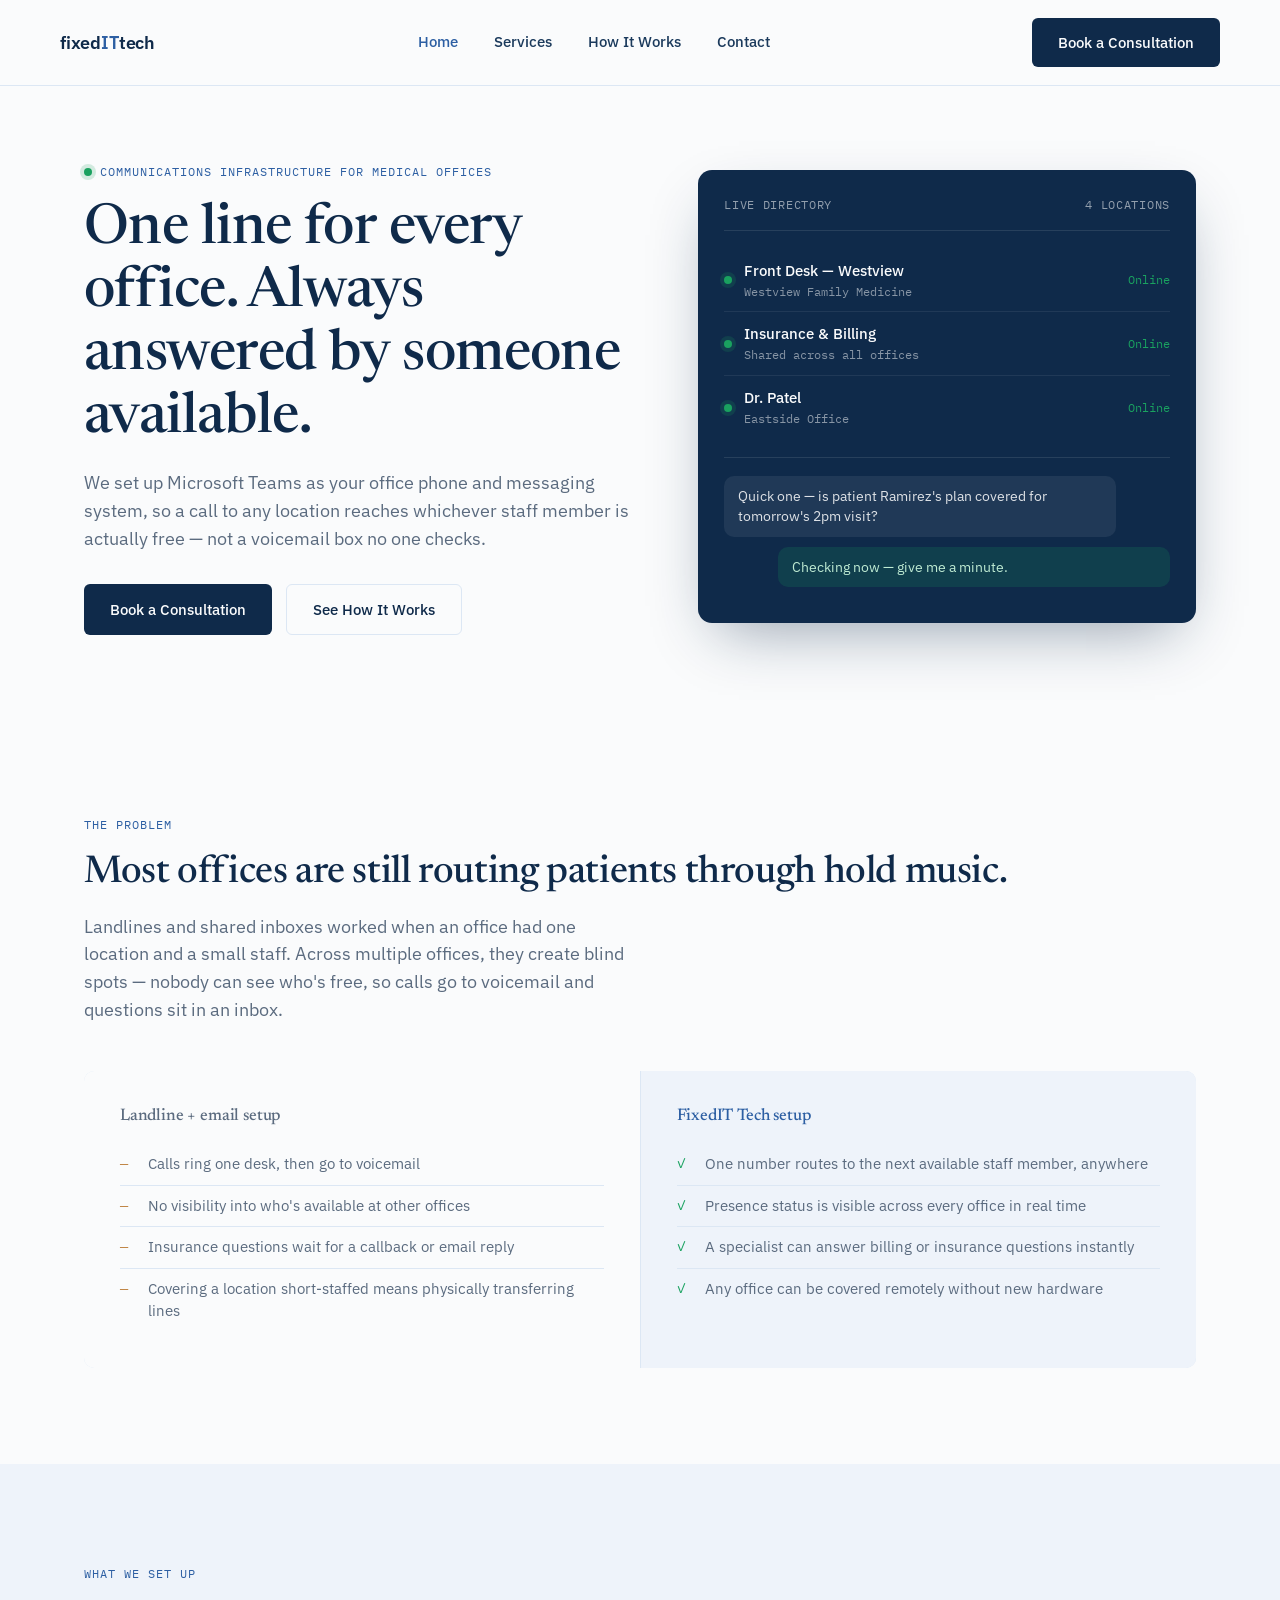
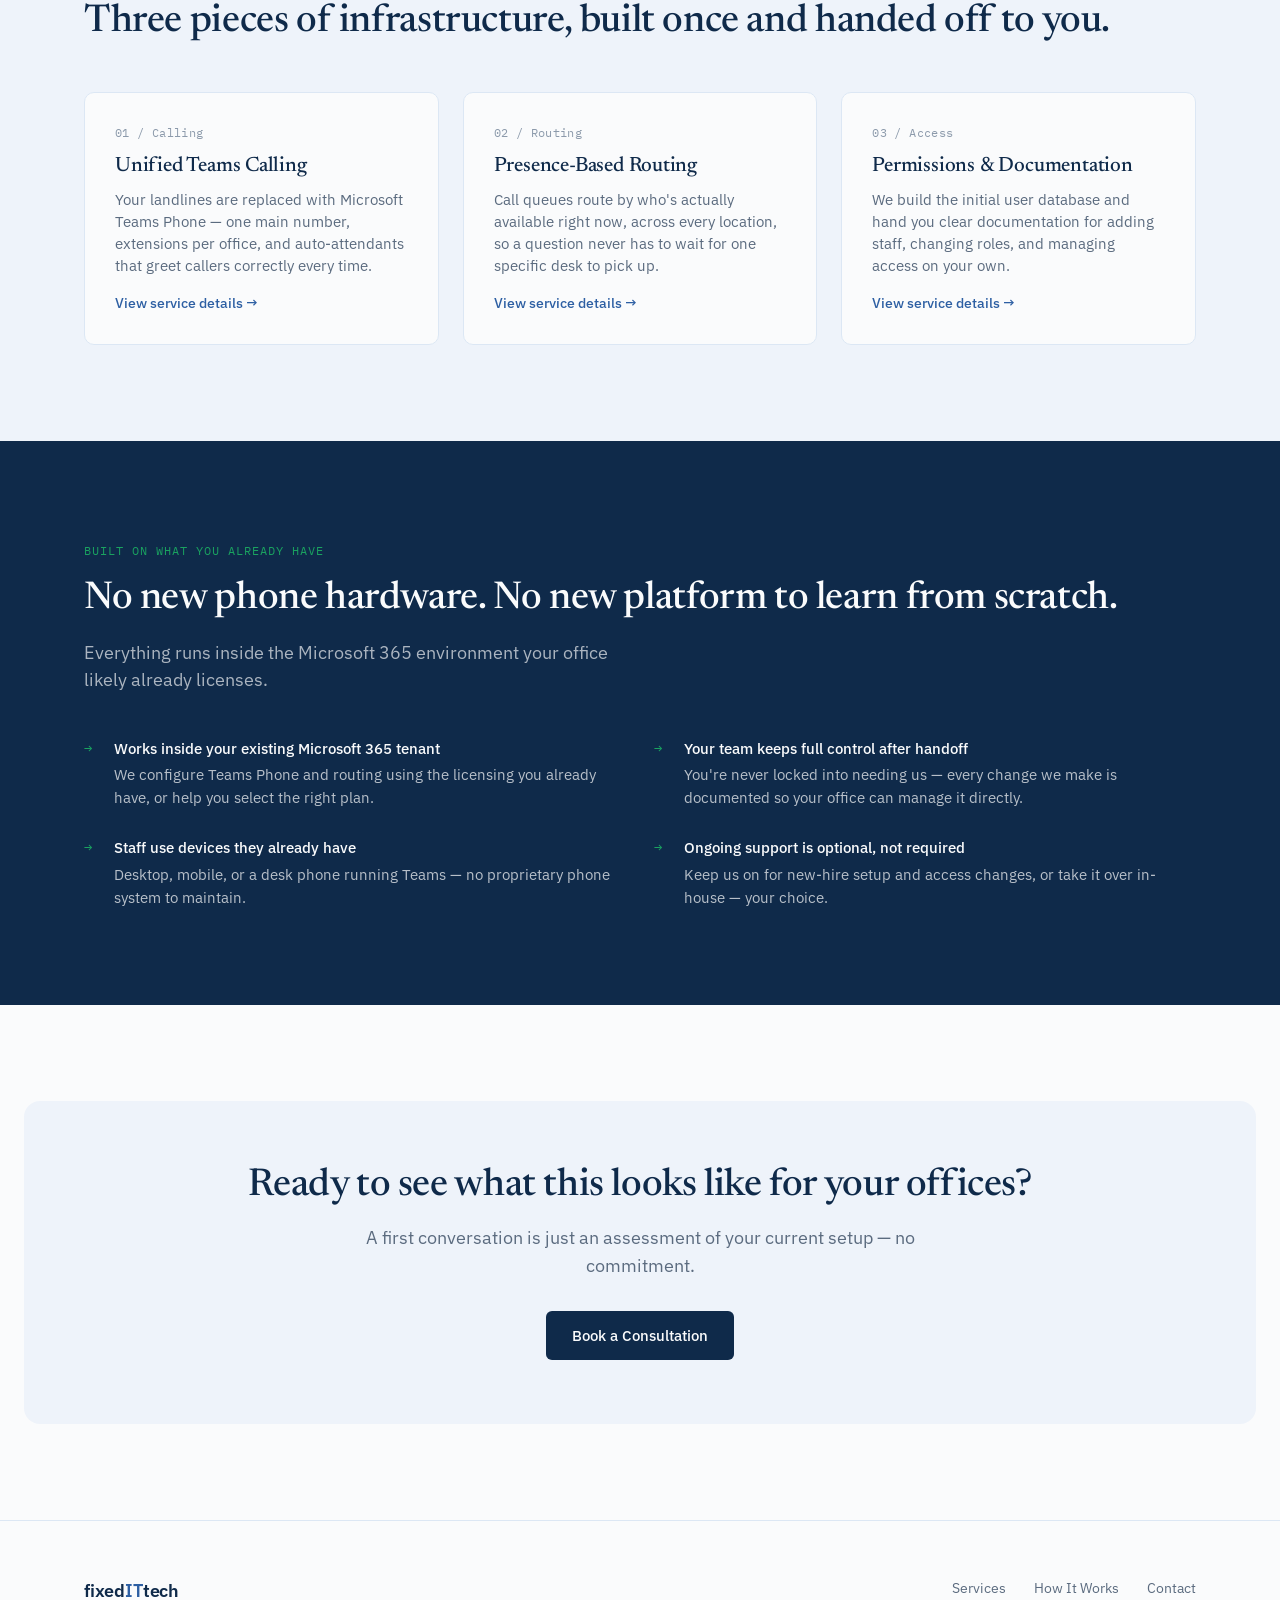
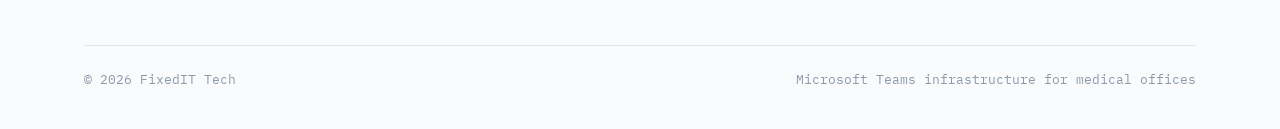
<file: index.html>
<!DOCTYPE html>
<html lang="en">
<head>
<meta charset="UTF-8">
<meta name="viewport" content="width=device-width, initial-scale=1.0">
<title>FixedIT Tech — Microsoft Teams communications for medical offices</title>
<meta name="description" content="FixedIT Tech sets up Microsoft Teams calling, presence-based routing, and managed permissions so medical offices can replace outdated phone and email systems with real-time, cross-location communication.">
<link rel="stylesheet" href="css/styles.css">
</head>
<body>

<header class="site-nav">
  <div class="wrap nav-inner">
    <a href="index.html" class="logo">fixed<span class="accent">IT</span>tech</a>
    <nav class="nav-links">
      <a href="index.html" class="current">Home</a>
      <a href="services.html">Services</a>
      <a href="how-it-works.html">How It Works</a>
      <a href="contact.html">Contact</a>
    </nav>
    <div class="nav-cta">
      <a href="contact.html" class="btn btn-primary">Book a Consultation</a>
      <button class="nav-toggle" aria-label="Toggle menu"><span></span><span></span><span></span></button>
    </div>
  </div>
</header>

<section class="hero">
  <div class="wrap hero-grid">
    <div>
      <span class="eyebrow"><span class="dot"></span> Communications infrastructure for medical offices</span>
      <h1>One line for every office. Always answered by someone available.</h1>
      <p class="lede">We set up Microsoft Teams as your office phone and messaging system, so a call to any location reaches whichever staff member is actually free — not a voicemail box no one checks.</p>
      <div class="btn-row">
        <a href="contact.html" class="btn btn-primary">Book a Consultation</a>
        <a href="how-it-works.html" class="btn btn-ghost">See How It Works</a>
      </div>
    </div>

    <div class="presence-panel reveal">
      <div class="presence-panel-head">
        <span>Live directory</span>
        <span>4 locations</span>
      </div>
      <div class="presence-row">
        <span class="dot"></span>
        <div class="presence-info">
          <div class="presence-name">Front Desk — Westview</div>
          <div class="presence-loc">Westview Family Medicine</div>
        </div>
        <span class="presence-status">Online</span>
      </div>
      <div class="presence-row">
        <span class="dot"></span>
        <div class="presence-info">
          <div class="presence-name">Insurance &amp; Billing</div>
          <div class="presence-loc">Shared across all offices</div>
        </div>
        <span class="presence-status">Online</span>
      </div>
      <div class="presence-row">
        <span class="dot"></span>
        <div class="presence-info">
          <div class="presence-name">Dr. Patel</div>
          <div class="presence-loc">Eastside Office</div>
        </div>
        <span class="presence-status">Online</span>
      </div>
      <div class="panel-chat">
        <div class="bubble">Quick one — is patient Ramirez's plan covered for tomorrow's 2pm visit?</div>
        <div class="bubble reply">Checking now — give me a minute.</div>
      </div>
    </div>
  </div>
</section>

<section>
  <div class="wrap reveal">
    <span class="eyebrow">The problem</span>
    <h2>Most offices are still routing patients through hold music.</h2>
    <p class="lede">Landlines and shared inboxes worked when an office had one location and a small staff. Across multiple offices, they create blind spots — nobody can see who's free, so calls go to voicemail and questions sit in an inbox.</p>

    <div class="split-compare">
      <div class="compare-col is-before">
        <h4 class="before-label">Landline + email setup</h4>
        <ul class="compare-list">
          <li><span class="mark">―</span> Calls ring one desk, then go to voicemail</li>
          <li><span class="mark">―</span> No visibility into who's available at other offices</li>
          <li><span class="mark">―</span> Insurance questions wait for a callback or email reply</li>
          <li><span class="mark">―</span> Covering a location short-staffed means physically transferring lines</li>
        </ul>
      </div>
      <div class="compare-col is-after">
        <h4 class="after-label">FixedIT Tech setup</h4>
        <ul class="compare-list">
          <li><span class="mark">✓</span> One number routes to the next available staff member, anywhere</li>
          <li><span class="mark">✓</span> Presence status is visible across every office in real time</li>
          <li><span class="mark">✓</span> A specialist can answer billing or insurance questions instantly</li>
          <li><span class="mark">✓</span> Any office can be covered remotely without new hardware</li>
        </ul>
      </div>
    </div>
  </div>
</section>

<section style="background: var(--pale-blue);">
  <div class="wrap reveal">
    <span class="eyebrow">What we set up</span>
    <h2>Three pieces of infrastructure, built once and handed off to you.</h2>
    <div class="pillar-grid">
      <div class="pillar-card">
        <span class="mono-label">01 / Calling</span>
        <h3>Unified Teams Calling</h3>
        <p>Your landlines are replaced with Microsoft Teams Phone — one main number, extensions per office, and auto-attendants that greet callers correctly every time.</p>
        <a href="services.html" class="more">View service details →</a>
      </div>
      <div class="pillar-card">
        <span class="mono-label">02 / Routing</span>
        <h3>Presence-Based Routing</h3>
        <p>Call queues route by who's actually available right now, across every location, so a question never has to wait for one specific desk to pick up.</p>
        <a href="services.html" class="more">View service details →</a>
      </div>
      <div class="pillar-card">
        <span class="mono-label">03 / Access</span>
        <h3>Permissions &amp; Documentation</h3>
        <p>We build the initial user database and hand you clear documentation for adding staff, changing roles, and managing access on your own.</p>
        <a href="services.html" class="more">View service details →</a>
      </div>
    </div>
  </div>
</section>

<section class="trust-strip">
  <div class="wrap reveal">
    <span class="eyebrow" style="color: var(--presence-green);">Built on what you already have</span>
    <h2>No new phone hardware. No new platform to learn from scratch.</h2>
    <p class="lede">Everything runs inside the Microsoft 365 environment your office likely already licenses.</p>
    <div class="trust-grid">
      <div class="trust-item">
        <span class="mark">→</span>
        <p><strong>Works inside your existing Microsoft 365 tenant</strong>We configure Teams Phone and routing using the licensing you already have, or help you select the right plan.</p>
      </div>
      <div class="trust-item">
        <span class="mark">→</span>
        <p><strong>Your team keeps full control after handoff</strong>You're never locked into needing us — every change we make is documented so your office can manage it directly.</p>
      </div>
      <div class="trust-item">
        <span class="mark">→</span>
        <p><strong>Staff use devices they already have</strong>Desktop, mobile, or a desk phone running Teams — no proprietary phone system to maintain.</p>
      </div>
      <div class="trust-item">
        <span class="mark">→</span>
        <p><strong>Ongoing support is optional, not required</strong>Keep us on for new-hire setup and access changes, or take it over in-house — your choice.</p>
      </div>
    </div>
  </div>
</section>

<section>
  <div class="cta-band reveal">
    <h2>Ready to see what this looks like for your offices?</h2>
    <p class="lede" style="margin: 16px auto 0;">A first conversation is just an assessment of your current setup — no commitment.</p>
    <div class="btn-row">
      <a href="contact.html" class="btn btn-primary">Book a Consultation</a>
    </div>
  </div>
</section>

<footer>
  <div class="wrap">
    <div class="footer-inner">
      <a href="index.html" class="logo">fixed<span class="accent">IT</span>tech</a>
      <div class="footer-links">
        <a href="services.html">Services</a>
        <a href="how-it-works.html">How It Works</a>
        <a href="contact.html">Contact</a>
      </div>
    </div>
    <div class="footer-bottom">
      <span>© 2026 FixedIT Tech</span>
      <span>Microsoft Teams infrastructure for medical offices</span>
    </div>
  </div>
</footer>

<script src="js/script.js"></script>
</body>
</html>
</file>
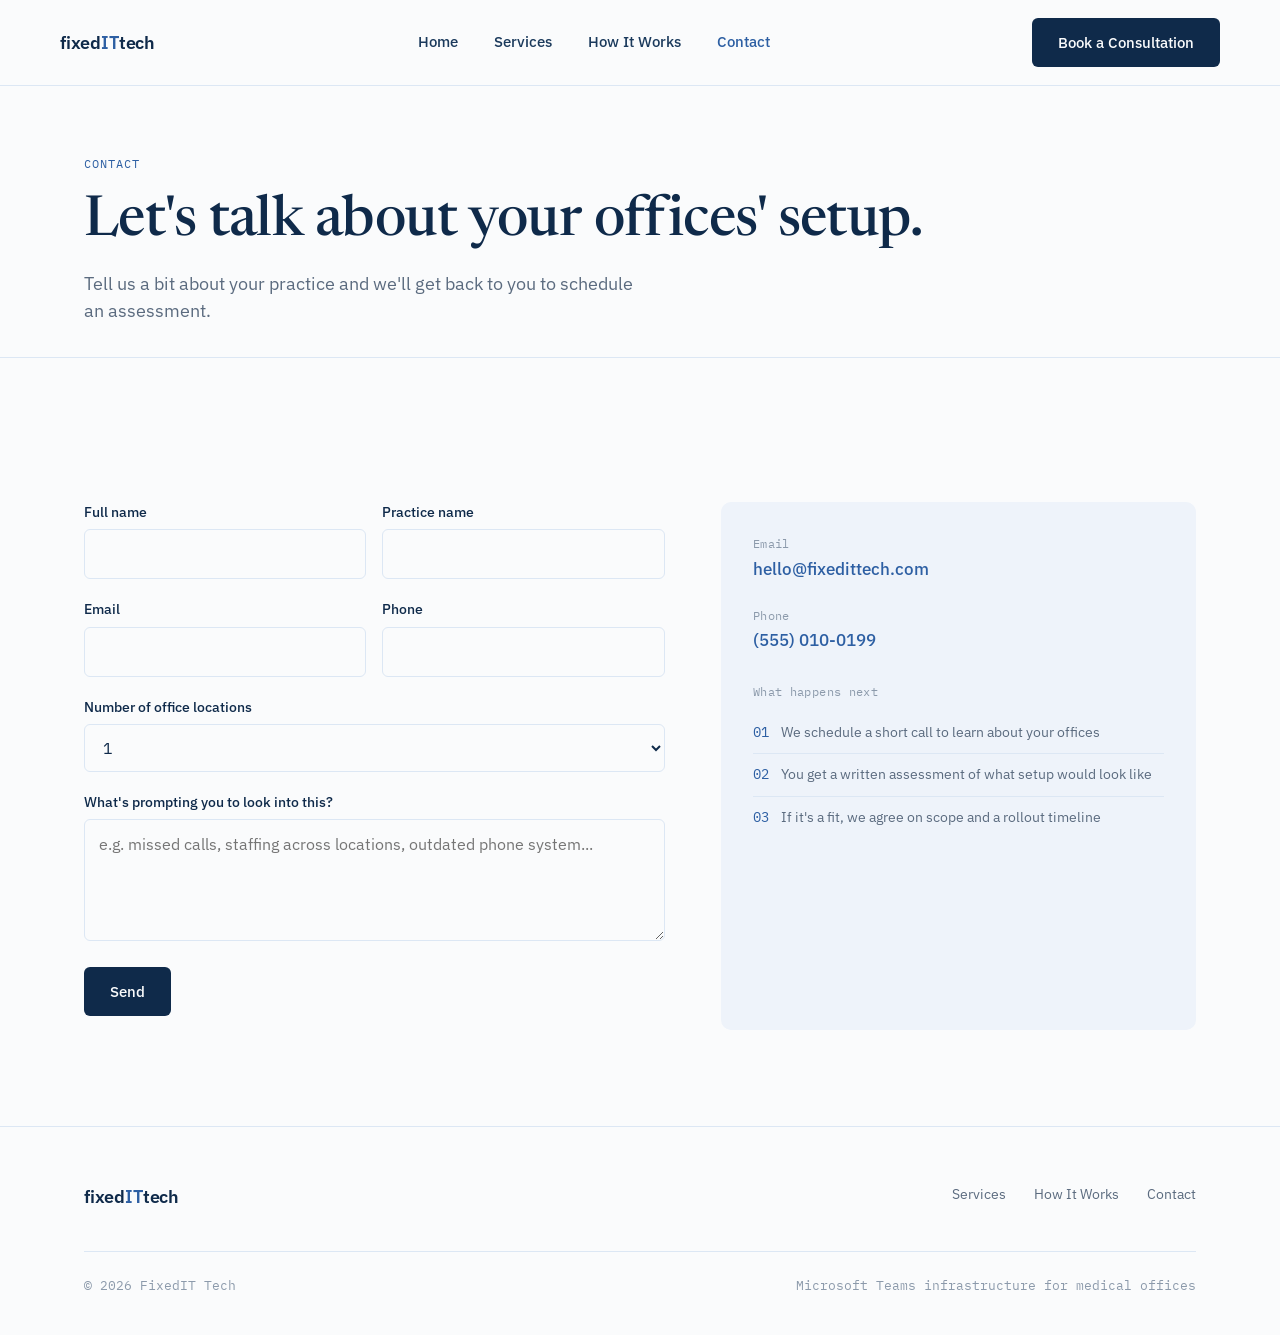
<file: contact.html>
<!DOCTYPE html>
<html lang="en">
<head>
<meta charset="UTF-8">
<meta name="viewport" content="width=device-width, initial-scale=1.0">
<title>Contact — FixedIT Tech</title>
<meta name="description" content="Get in touch with FixedIT Tech to talk about modernizing your medical office's phone and communication setup with Microsoft Teams.">
<link rel="stylesheet" href="css/styles.css">
</head>
<body>

<header class="site-nav">
  <div class="wrap nav-inner">
    <a href="index.html" class="logo">fixed<span class="accent">IT</span>tech</a>
    <nav class="nav-links">
      <a href="index.html">Home</a>
      <a href="services.html">Services</a>
      <a href="how-it-works.html">How It Works</a>
      <a href="contact.html" class="current">Contact</a>
    </nav>
    <div class="nav-cta">
      <a href="contact.html" class="btn btn-primary">Book a Consultation</a>
      <button class="nav-toggle" aria-label="Toggle menu"><span></span><span></span><span></span></button>
    </div>
  </div>
</header>

<div class="page-header">
  <div class="wrap">
    <span class="eyebrow">Contact</span>
    <h1>Let's talk about your offices' setup.</h1>
    <p class="lede">Tell us a bit about your practice and we'll get back to you to schedule an assessment.</p>
  </div>
</div>

<section>
  <div class="wrap contact-grid">

    <form id="contact-form" class="reveal">
      <div class="field-row">
        <div class="field">
          <label for="name">Full name</label>
          <input type="text" id="name" name="name" required>
        </div>
        <div class="field">
          <label for="practice">Practice name</label>
          <input type="text" id="practice" name="practice" required>
        </div>
      </div>
      <div class="field-row">
        <div class="field">
          <label for="email">Email</label>
          <input type="email" id="email" name="email" required>
        </div>
        <div class="field">
          <label for="phone">Phone</label>
          <input type="tel" id="phone" name="phone">
        </div>
      </div>
      <div class="field">
        <label for="locations">Number of office locations</label>
        <select id="locations" name="locations">
          <option>1</option>
          <option>2–3</option>
          <option>4–6</option>
          <option>7+</option>
        </select>
      </div>
      <div class="field">
        <label for="message">What's prompting you to look into this?</label>
        <textarea id="message" name="message" rows="4" placeholder="e.g. missed calls, staffing across locations, outdated phone system..."></textarea>
      </div>
      <button type="submit" class="btn btn-primary">Send</button>
      <p id="form-status" class="mono-label" style="margin-top: 14px;"></p>
    </form>

    <div class="contact-card reveal">
      <span class="mono-label">Email</span>
      <p class="contact-value"><a href="mailto:hello@fixedittech.com">hello@fixedittech.com</a></p>
      <span class="mono-label">Phone</span>
      <p class="contact-value"><a href="tel:+15550100199">(555) 010-0199</a></p>

      <span class="mono-label" style="display:block; margin-top: 28px; margin-bottom: 12px;">What happens next</span>
      <ul class="next-steps">
        <li><span class="step-mark">01</span> We schedule a short call to learn about your offices</li>
        <li><span class="step-mark">02</span> You get a written assessment of what setup would look like</li>
        <li><span class="step-mark">03</span> If it's a fit, we agree on scope and a rollout timeline</li>
      </ul>
    </div>

  </div>
</section>

<footer>
  <div class="wrap">
    <div class="footer-inner">
      <a href="index.html" class="logo">fixed<span class="accent">IT</span>tech</a>
      <div class="footer-links">
        <a href="services.html">Services</a>
        <a href="how-it-works.html">How It Works</a>
        <a href="contact.html">Contact</a>
      </div>
    </div>
    <div class="footer-bottom">
      <span>© 2026 FixedIT Tech</span>
      <span>Microsoft Teams infrastructure for medical offices</span>
    </div>
  </div>
</footer>

<script src="js/script.js"></script>
</body>
</html>
</file>
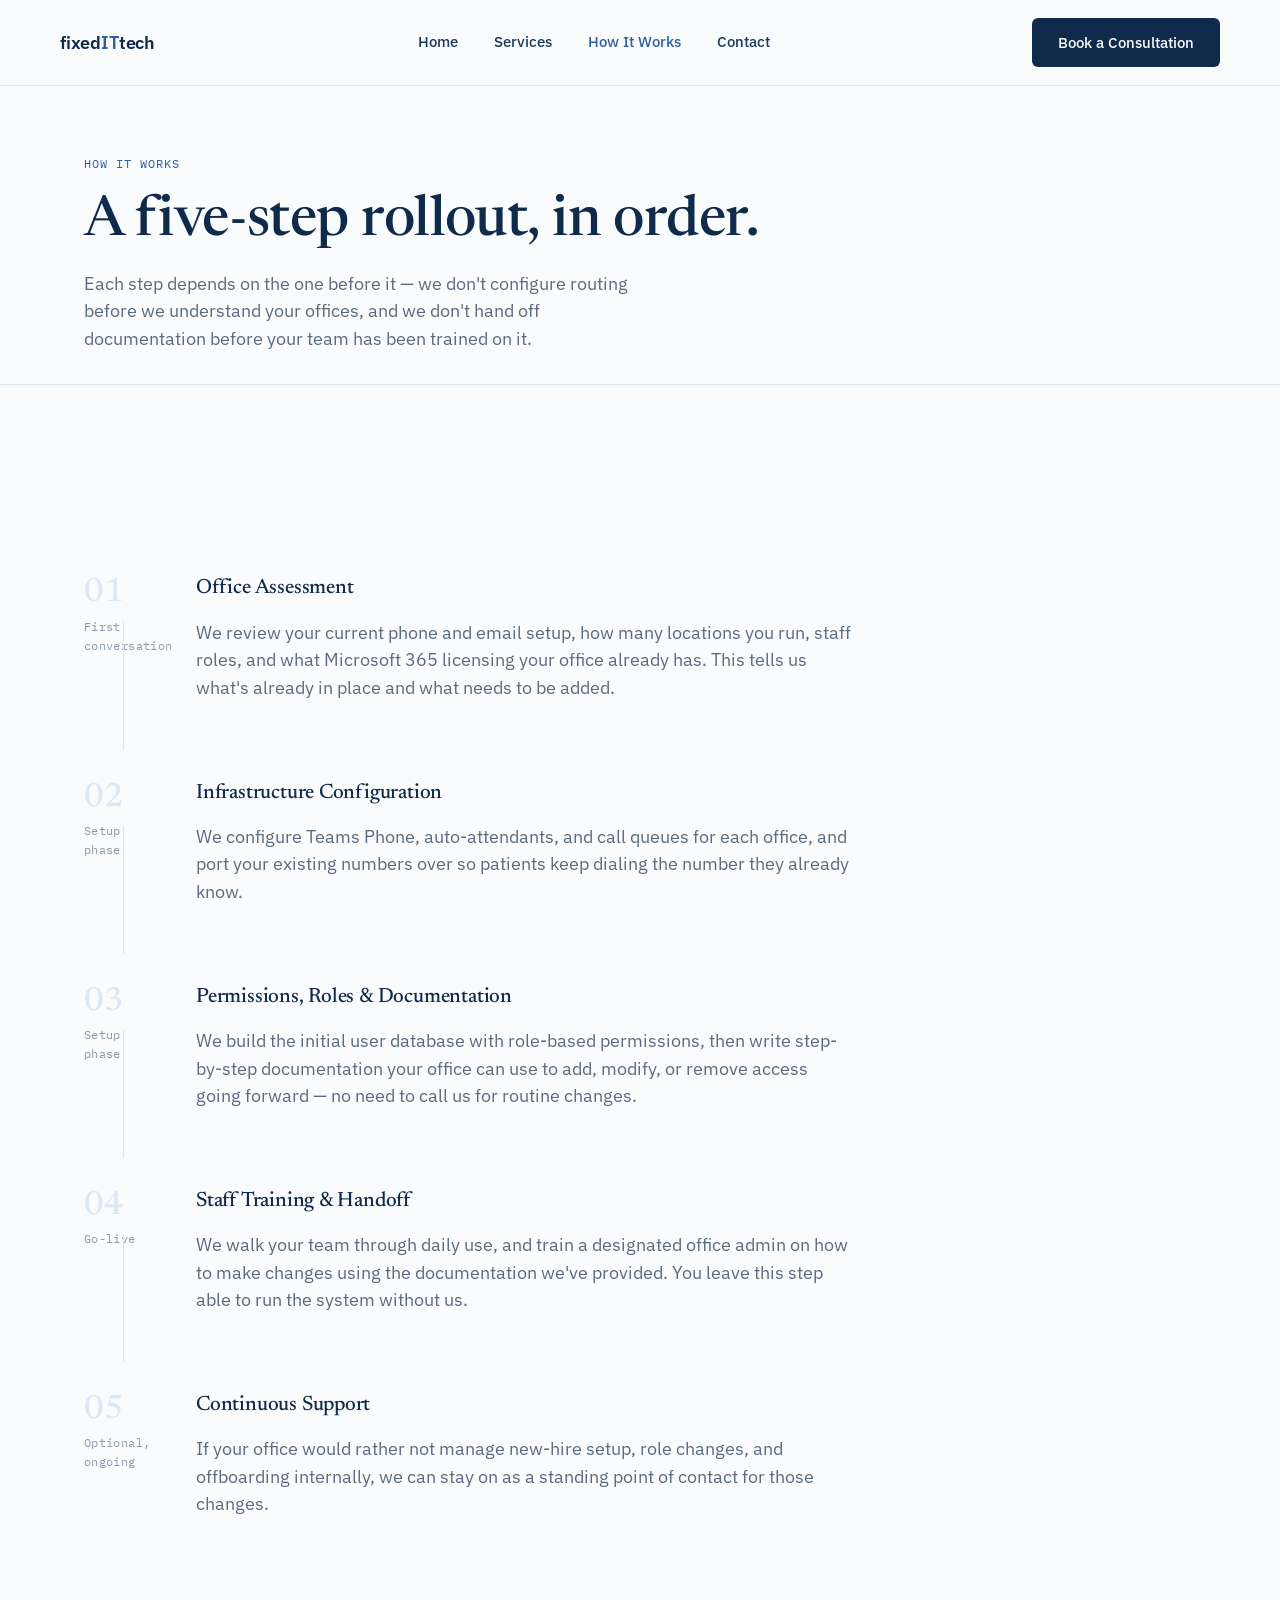
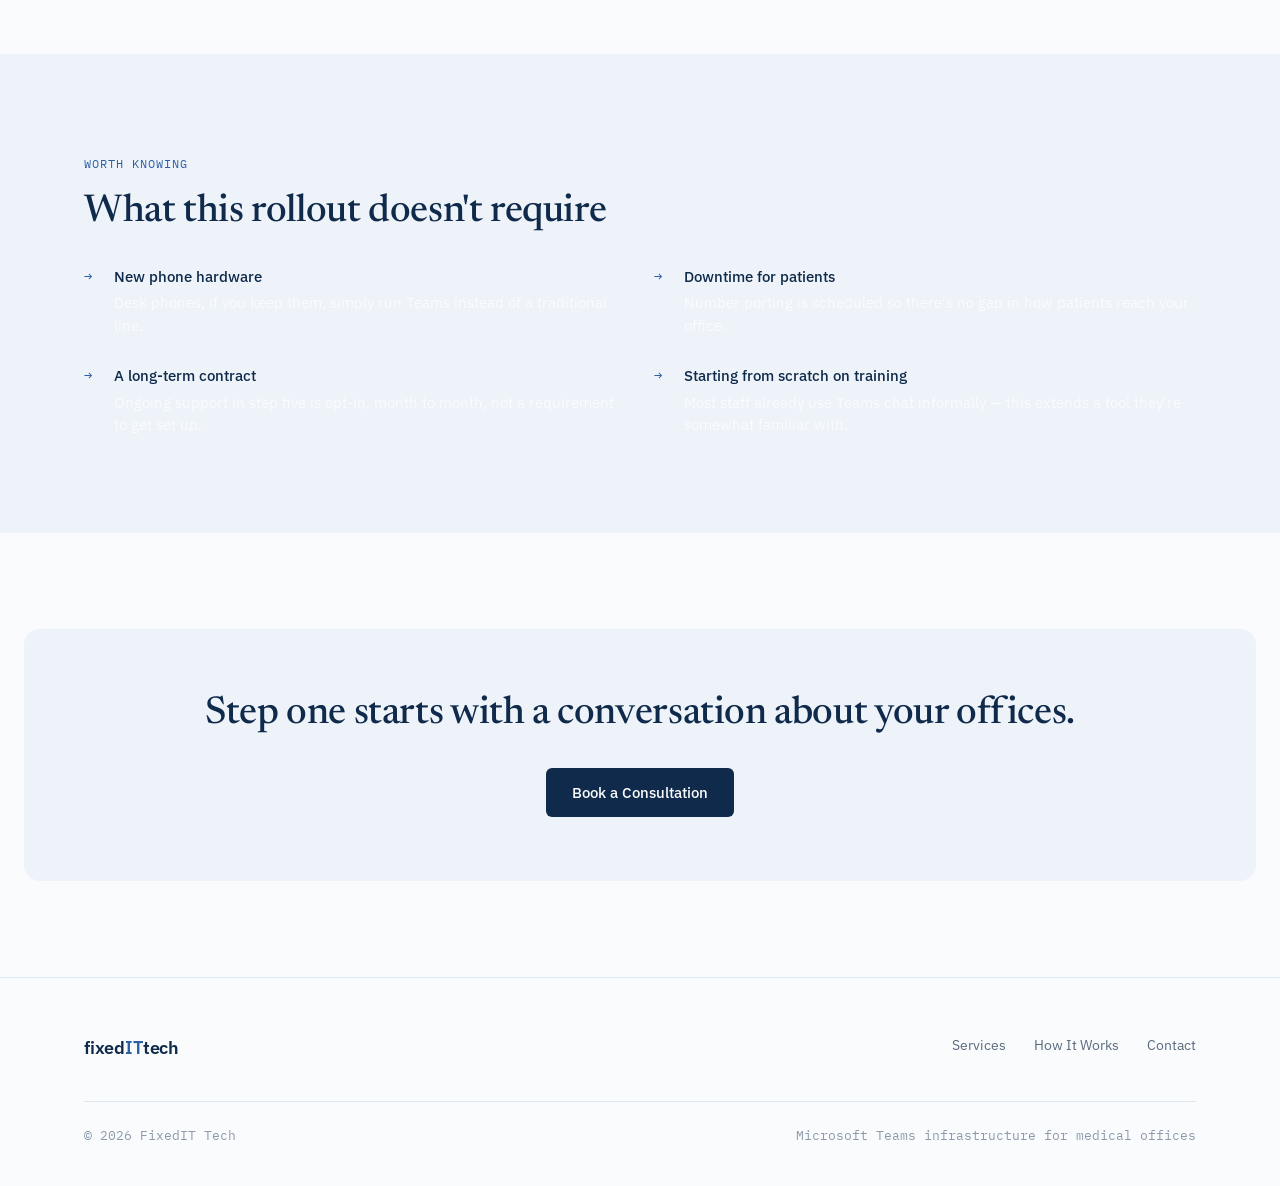
<file: how-it-works.html>
<!DOCTYPE html>
<html lang="en">
<head>
<meta charset="UTF-8">
<meta name="viewport" content="width=device-width, initial-scale=1.0">
<title>How It Works — FixedIT Tech</title>
<meta name="description" content="How FixedIT Tech rolls out Microsoft Teams communications infrastructure for a medical office, from initial assessment through optional ongoing support.">
<link rel="stylesheet" href="css/styles.css">
</head>
<body>

<header class="site-nav">
  <div class="wrap nav-inner">
    <a href="index.html" class="logo">fixed<span class="accent">IT</span>tech</a>
    <nav class="nav-links">
      <a href="index.html">Home</a>
      <a href="services.html">Services</a>
      <a href="how-it-works.html" class="current">How It Works</a>
      <a href="contact.html">Contact</a>
    </nav>
    <div class="nav-cta">
      <a href="contact.html" class="btn btn-primary">Book a Consultation</a>
      <button class="nav-toggle" aria-label="Toggle menu"><span></span><span></span><span></span></button>
    </div>
  </div>
</header>

<div class="page-header">
  <div class="wrap">
    <span class="eyebrow">How it works</span>
    <h1>A five-step rollout, in order.</h1>
    <p class="lede">Each step depends on the one before it — we don't configure routing before we understand your offices, and we don't hand off documentation before your team has been trained on it.</p>
  </div>
</div>

<section>
  <div class="wrap steps">

    <div class="step reveal">
      <div>
        <div class="step-num">01</div>
        <div class="mono-label step-phase">First conversation</div>
      </div>
      <div>
        <h3>Office Assessment</h3>
        <p class="lede">We review your current phone and email setup, how many locations you run, staff roles, and what Microsoft 365 licensing your office already has. This tells us what's already in place and what needs to be added.</p>
      </div>
    </div>

    <div class="step reveal">
      <div>
        <div class="step-num">02</div>
        <div class="mono-label step-phase">Setup phase</div>
      </div>
      <div>
        <h3>Infrastructure Configuration</h3>
        <p class="lede">We configure Teams Phone, auto-attendants, and call queues for each office, and port your existing numbers over so patients keep dialing the number they already know.</p>
      </div>
    </div>

    <div class="step reveal">
      <div>
        <div class="step-num">03</div>
        <div class="mono-label step-phase">Setup phase</div>
      </div>
      <div>
        <h3>Permissions, Roles &amp; Documentation</h3>
        <p class="lede">We build the initial user database with role-based permissions, then write step-by-step documentation your office can use to add, modify, or remove access going forward — no need to call us for routine changes.</p>
      </div>
    </div>

    <div class="step reveal">
      <div>
        <div class="step-num">04</div>
        <div class="mono-label step-phase">Go-live</div>
      </div>
      <div>
        <h3>Staff Training &amp; Handoff</h3>
        <p class="lede">We walk your team through daily use, and train a designated office admin on how to make changes using the documentation we've provided. You leave this step able to run the system without us.</p>
      </div>
    </div>

    <div class="step reveal">
      <div>
        <div class="step-num">05</div>
        <div class="mono-label step-phase">Optional, ongoing</div>
      </div>
      <div>
        <h3>Continuous Support</h3>
        <p class="lede">If your office would rather not manage new-hire setup, role changes, and offboarding internally, we can stay on as a standing point of contact for those changes.</p>
      </div>
    </div>

  </div>
</section>

<section style="background: var(--pale-blue);">
  <div class="wrap reveal">
    <span class="eyebrow">Worth knowing</span>
    <h2>What this rollout doesn't require</h2>
    <div class="trust-grid" style="margin-top: 32px;">
      <div class="trust-item">
        <span class="mark" style="color: var(--trust-blue);">→</span>
        <p><strong style="color: var(--ink-navy);">New phone hardware</strong>Desk phones, if you keep them, simply run Teams instead of a traditional line.</p>
      </div>
      <div class="trust-item">
        <span class="mark" style="color: var(--trust-blue);">→</span>
        <p><strong style="color: var(--ink-navy);">Downtime for patients</strong>Number porting is scheduled so there's no gap in how patients reach your office.</p>
      </div>
      <div class="trust-item">
        <span class="mark" style="color: var(--trust-blue);">→</span>
        <p><strong style="color: var(--ink-navy);">A long-term contract</strong>Ongoing support in step five is opt-in, month to month, not a requirement to get set up.</p>
      </div>
      <div class="trust-item">
        <span class="mark" style="color: var(--trust-blue);">→</span>
        <p><strong style="color: var(--ink-navy);">Starting from scratch on training</strong>Most staff already use Teams chat informally — this extends a tool they're somewhat familiar with.</p>
      </div>
    </div>
  </div>
</section>

<section>
  <div class="cta-band reveal">
    <h2>Step one starts with a conversation about your offices.</h2>
    <div class="btn-row">
      <a href="contact.html" class="btn btn-primary">Book a Consultation</a>
    </div>
  </div>
</section>

<footer>
  <div class="wrap">
    <div class="footer-inner">
      <a href="index.html" class="logo">fixed<span class="accent">IT</span>tech</a>
      <div class="footer-links">
        <a href="services.html">Services</a>
        <a href="how-it-works.html">How It Works</a>
        <a href="contact.html">Contact</a>
      </div>
    </div>
    <div class="footer-bottom">
      <span>© 2026 FixedIT Tech</span>
      <span>Microsoft Teams infrastructure for medical offices</span>
    </div>
  </div>
</footer>

<script src="js/script.js"></script>
</body>
</html>
</file>
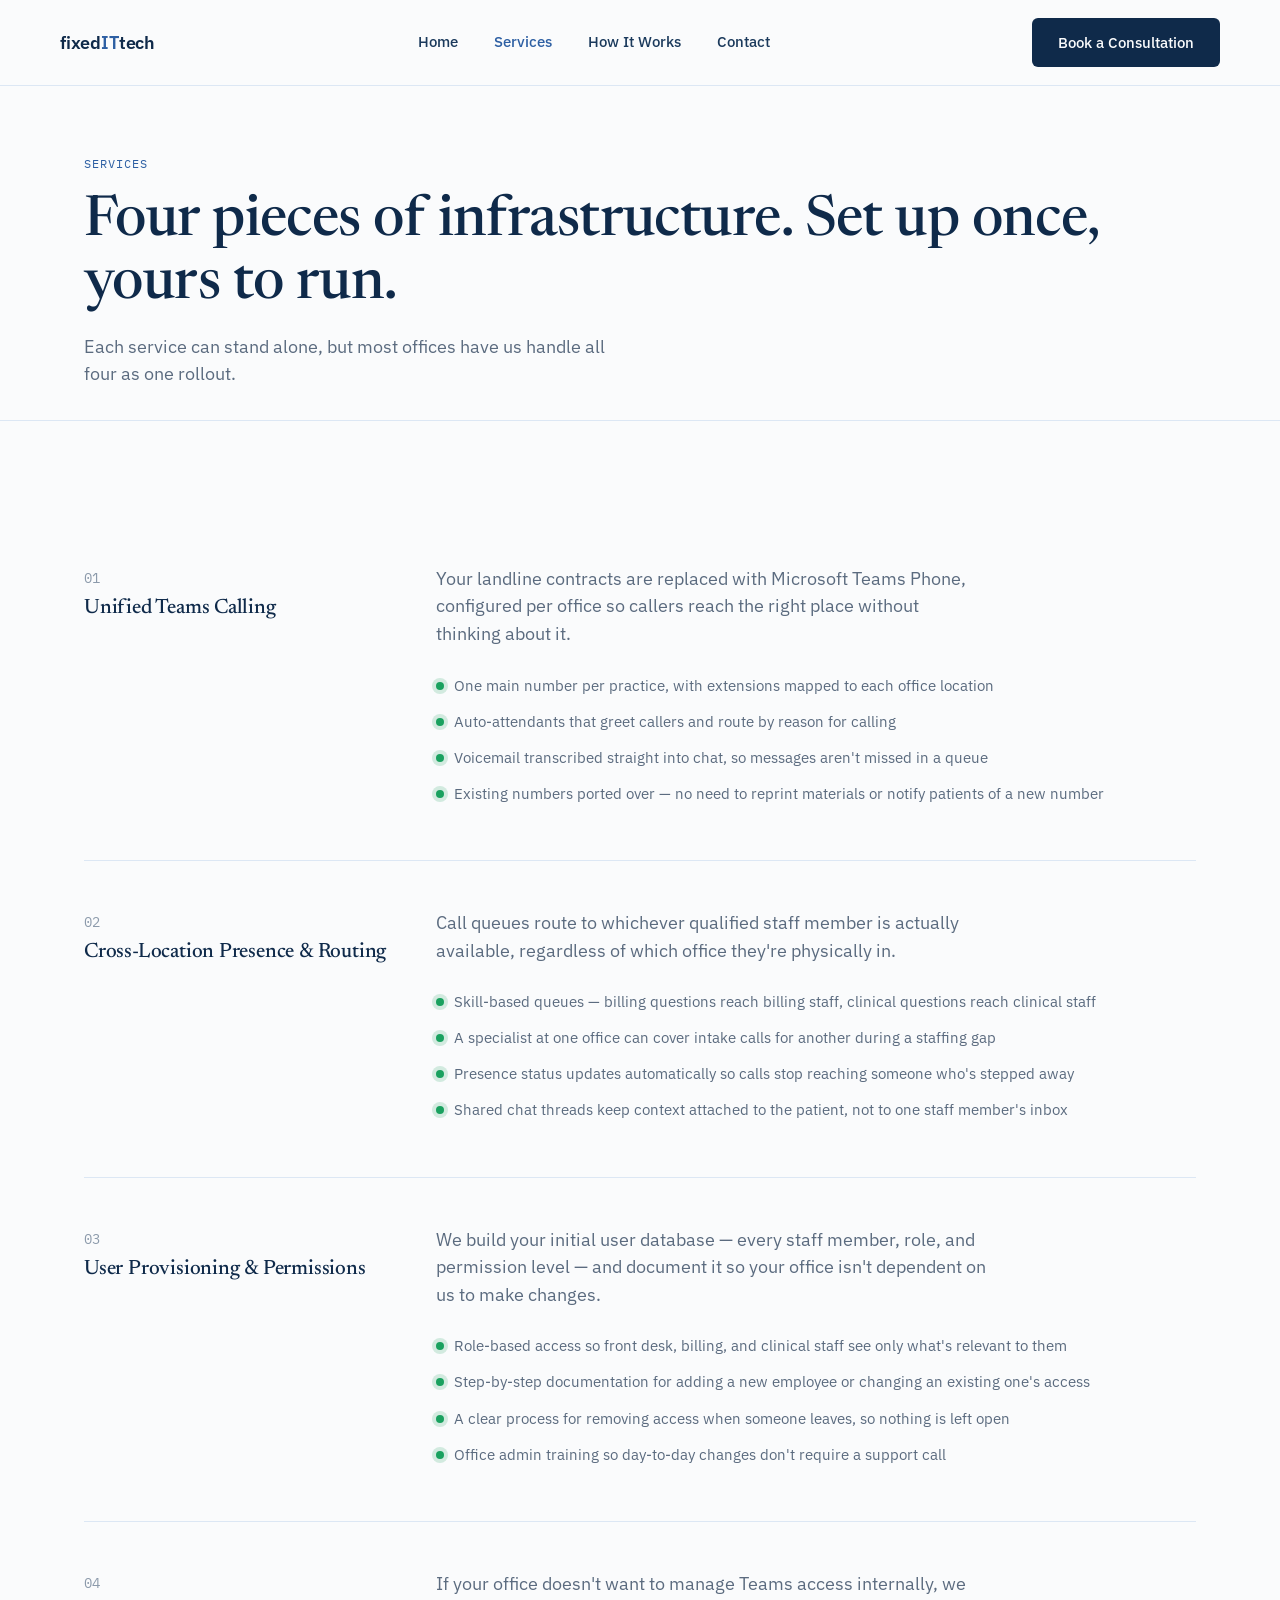
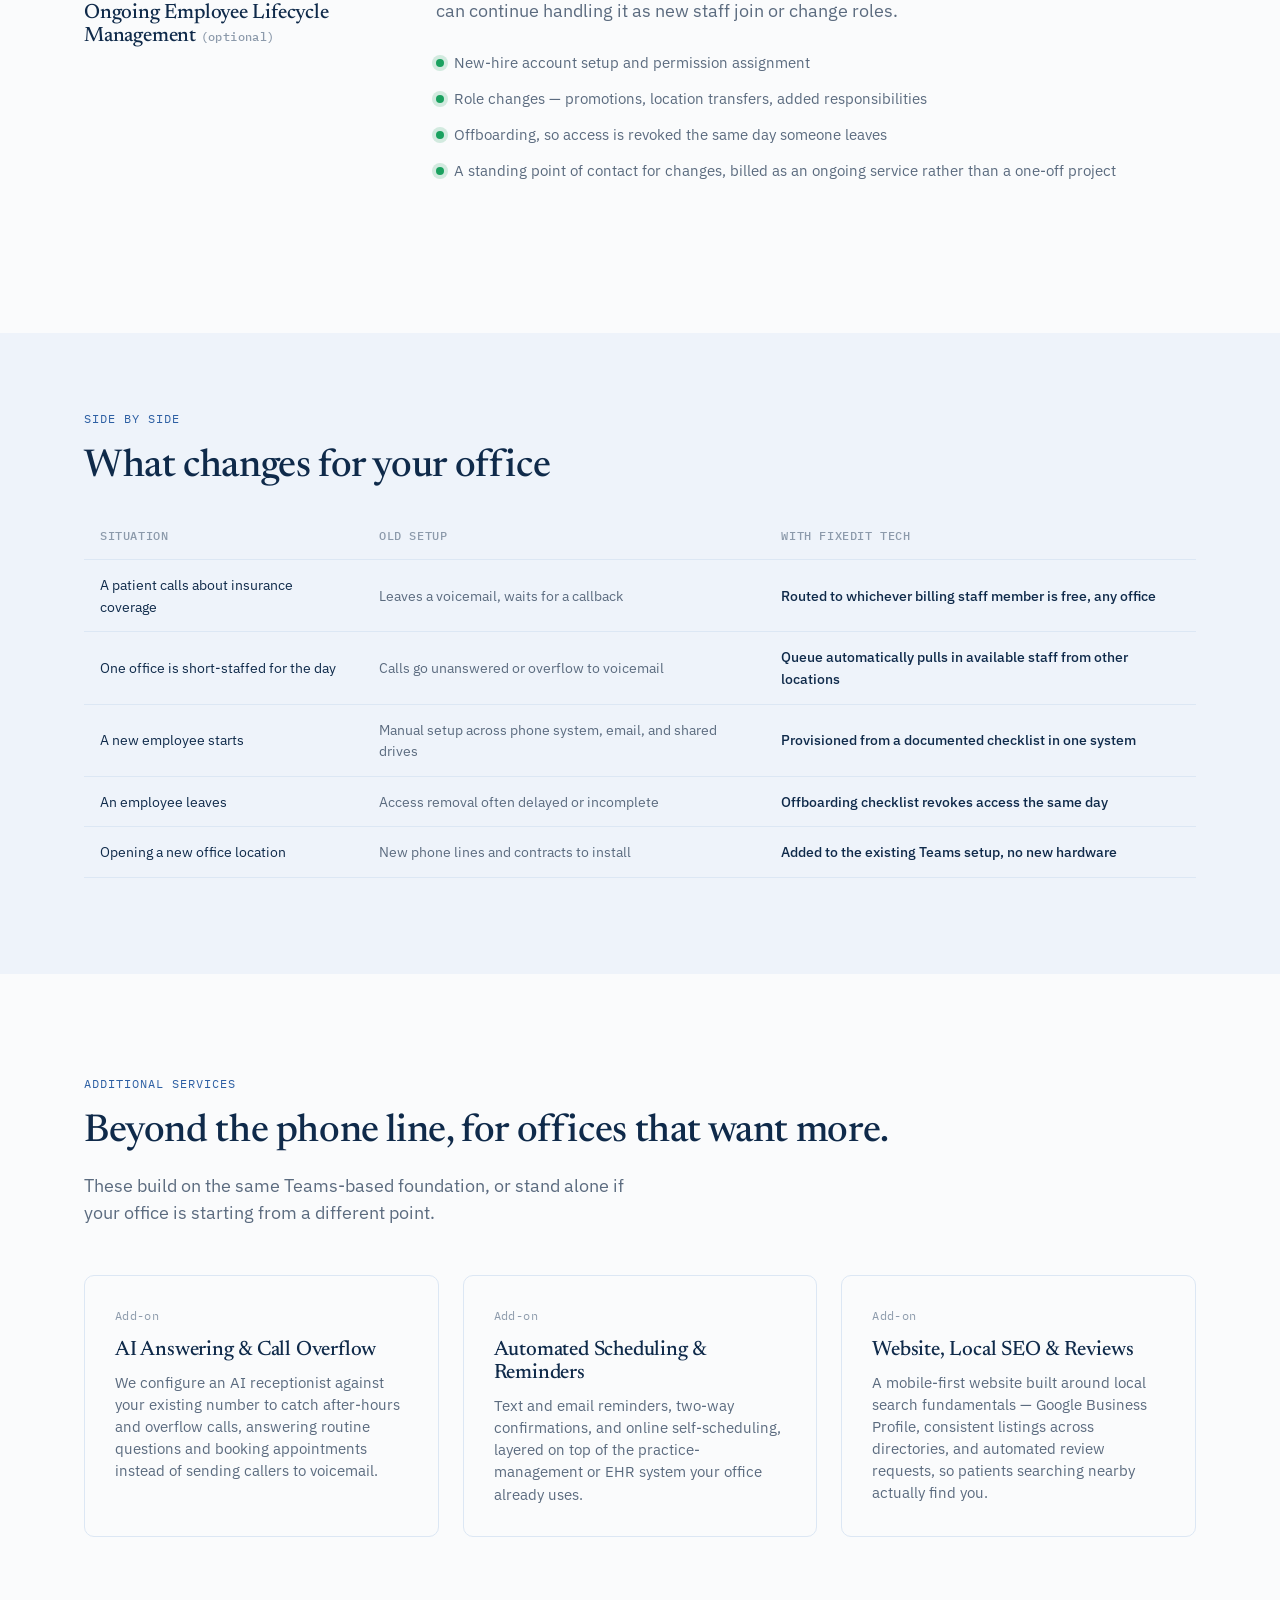
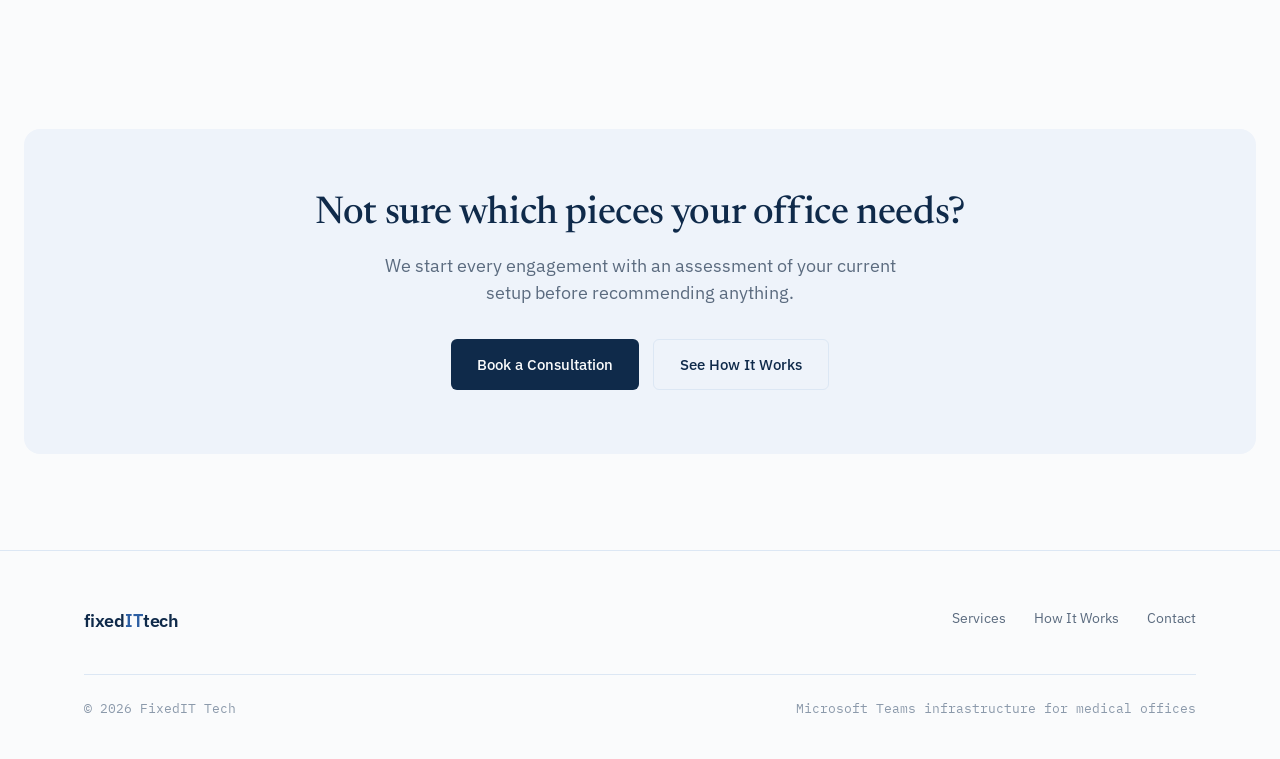
<file: services.html>
<!DOCTYPE html>
<html lang="en">
<head>
<meta charset="UTF-8">
<meta name="viewport" content="width=device-width, initial-scale=1.0">
<title>Services — FixedIT Tech</title>
<meta name="description" content="What FixedIT Tech sets up: unified Teams calling, cross-location presence routing, user permissions and documentation, and optional ongoing employee lifecycle management.">
<link rel="stylesheet" href="css/styles.css">
</head>
<body>

<header class="site-nav">
  <div class="wrap nav-inner">
    <a href="index.html" class="logo">fixed<span class="accent">IT</span>tech</a>
    <nav class="nav-links">
      <a href="index.html">Home</a>
      <a href="services.html" class="current">Services</a>
      <a href="how-it-works.html">How It Works</a>
      <a href="contact.html">Contact</a>
    </nav>
    <div class="nav-cta">
      <a href="contact.html" class="btn btn-primary">Book a Consultation</a>
      <button class="nav-toggle" aria-label="Toggle menu"><span></span><span></span><span></span></button>
    </div>
  </div>
</header>

<div class="page-header">
  <div class="wrap">
    <span class="eyebrow">Services</span>
    <h1>Four pieces of infrastructure. Set up once, yours to run.</h1>
    <p class="lede">Each service can stand alone, but most offices have us handle all four as one rollout.</p>
  </div>
</div>

<section>
  <div class="wrap">

    <div class="service-row reveal">
      <div>
        <span class="service-num">01</span>
        <h3>Unified Teams Calling</h3>
      </div>
      <div>
        <p class="lede" style="margin-top:0;">Your landline contracts are replaced with Microsoft Teams Phone, configured per office so callers reach the right place without thinking about it.</p>
        <ul class="service-detail-list">
          <li><span class="dot"></span> One main number per practice, with extensions mapped to each office location</li>
          <li><span class="dot"></span> Auto-attendants that greet callers and route by reason for calling</li>
          <li><span class="dot"></span> Voicemail transcribed straight into chat, so messages aren't missed in a queue</li>
          <li><span class="dot"></span> Existing numbers ported over — no need to reprint materials or notify patients of a new number</li>
        </ul>
      </div>
    </div>

    <div class="service-row reveal">
      <div>
        <span class="service-num">02</span>
        <h3>Cross-Location Presence &amp; Routing</h3>
      </div>
      <div>
        <p class="lede" style="margin-top:0;">Call queues route to whichever qualified staff member is actually available, regardless of which office they're physically in.</p>
        <ul class="service-detail-list">
          <li><span class="dot"></span> Skill-based queues — billing questions reach billing staff, clinical questions reach clinical staff</li>
          <li><span class="dot"></span> A specialist at one office can cover intake calls for another during a staffing gap</li>
          <li><span class="dot"></span> Presence status updates automatically so calls stop reaching someone who's stepped away</li>
          <li><span class="dot"></span> Shared chat threads keep context attached to the patient, not to one staff member's inbox</li>
        </ul>
      </div>
    </div>

    <div class="service-row reveal">
      <div>
        <span class="service-num">03</span>
        <h3>User Provisioning &amp; Permissions</h3>
      </div>
      <div>
        <p class="lede" style="margin-top:0;">We build your initial user database — every staff member, role, and permission level — and document it so your office isn't dependent on us to make changes.</p>
        <ul class="service-detail-list">
          <li><span class="dot"></span> Role-based access so front desk, billing, and clinical staff see only what's relevant to them</li>
          <li><span class="dot"></span> Step-by-step documentation for adding a new employee or changing an existing one's access</li>
          <li><span class="dot"></span> A clear process for removing access when someone leaves, so nothing is left open</li>
          <li><span class="dot"></span> Office admin training so day-to-day changes don't require a support call</li>
        </ul>
      </div>
    </div>

    <div class="service-row reveal">
      <div>
        <span class="service-num">04</span>
        <h3>Ongoing Employee Lifecycle Management <span class="mono-label">(optional)</span></h3>
      </div>
      <div>
        <p class="lede" style="margin-top:0;">If your office doesn't want to manage Teams access internally, we can continue handling it as new staff join or change roles.</p>
        <ul class="service-detail-list">
          <li><span class="dot"></span> New-hire account setup and permission assignment</li>
          <li><span class="dot"></span> Role changes — promotions, location transfers, added responsibilities</li>
          <li><span class="dot"></span> Offboarding, so access is revoked the same day someone leaves</li>
          <li><span class="dot"></span> A standing point of contact for changes, billed as an ongoing service rather than a one-off project</li>
        </ul>
      </div>
    </div>

  </div>
</section>

<section style="background: var(--pale-blue); padding-top: 72px;">
  <div class="wrap reveal">
    <span class="eyebrow">Side by side</span>
    <h2>What changes for your office</h2>
    <table class="compare-table">
      <thead>
        <tr><th>Situation</th><th>Old setup</th><th>With FixedIT Tech</th></tr>
      </thead>
      <tbody>
        <tr>
          <td>A patient calls about insurance coverage</td>
          <td class="old-col">Leaves a voicemail, waits for a callback</td>
          <td class="new-col">Routed to whichever billing staff member is free, any office</td>
        </tr>
        <tr>
          <td>One office is short-staffed for the day</td>
          <td class="old-col">Calls go unanswered or overflow to voicemail</td>
          <td class="new-col">Queue automatically pulls in available staff from other locations</td>
        </tr>
        <tr>
          <td>A new employee starts</td>
          <td class="old-col">Manual setup across phone system, email, and shared drives</td>
          <td class="new-col">Provisioned from a documented checklist in one system</td>
        </tr>
        <tr>
          <td>An employee leaves</td>
          <td class="old-col">Access removal often delayed or incomplete</td>
          <td class="new-col">Offboarding checklist revokes access the same day</td>
        </tr>
        <tr>
          <td>Opening a new office location</td>
          <td class="old-col">New phone lines and contracts to install</td>
          <td class="new-col">Added to the existing Teams setup, no new hardware</td>
        </tr>
      </tbody>
    </table>
  </div>
</section>

<section>
  <div class="wrap reveal">
    <span class="eyebrow">Additional services</span>
    <h2>Beyond the phone line, for offices that want more.</h2>
    <p class="lede">These build on the same Teams-based foundation, or stand alone if your office is starting from a different point.</p>
    <div class="pillar-grid">
      <div class="pillar-card">
        <span class="mono-label">Add-on</span>
        <h3>AI Answering &amp; Call Overflow</h3>
        <p>We configure an AI receptionist against your existing number to catch after-hours and overflow calls, answering routine questions and booking appointments instead of sending callers to voicemail.</p>
      </div>
      <div class="pillar-card">
        <span class="mono-label">Add-on</span>
        <h3>Automated Scheduling &amp; Reminders</h3>
        <p>Text and email reminders, two-way confirmations, and online self-scheduling, layered on top of the practice-management or EHR system your office already uses.</p>
      </div>
      <div class="pillar-card">
        <span class="mono-label">Add-on</span>
        <h3>Website, Local SEO &amp; Reviews</h3>
        <p>A mobile-first website built around local search fundamentals — Google Business Profile, consistent listings across directories, and automated review requests, so patients searching nearby actually find you.</p>
      </div>
    </div>
  </div>
</section>

<section>
  <div class="cta-band reveal">
    <h2>Not sure which pieces your office needs?</h2>
    <p class="lede" style="margin: 16px auto 0;">We start every engagement with an assessment of your current setup before recommending anything.</p>
    <div class="btn-row">
      <a href="contact.html" class="btn btn-primary">Book a Consultation</a>
      <a href="how-it-works.html" class="btn btn-ghost">See How It Works</a>
    </div>
  </div>
</section>

<footer>
  <div class="wrap">
    <div class="footer-inner">
      <a href="index.html" class="logo">fixed<span class="accent">IT</span>tech</a>
      <div class="footer-links">
        <a href="services.html">Services</a>
        <a href="how-it-works.html">How It Works</a>
        <a href="contact.html">Contact</a>
      </div>
    </div>
    <div class="footer-bottom">
      <span>© 2026 FixedIT Tech</span>
      <span>Microsoft Teams infrastructure for medical offices</span>
    </div>
  </div>
</footer>

<script src="js/script.js"></script>
</body>
</html>
</file>
<file: css/styles.css>
/* ===================================================================
   FixedIT Tech — design tokens
   Palette: clinical & trustworthy. Signature: live presence/routing.
=================================================================== */

@import url('https://fonts.googleapis.com/css2?family=Newsreader:opsz,wght@6..72,400;6..72,500;6..72,600&family=IBM+Plex+Sans:wght@400;500;600&family=IBM+Plex+Mono:wght@400;500&display=swap');

:root {
  --ink-navy: #0F2A4A;
  --ink-navy-soft: #1B3A5C;
  --white: #FAFBFC;
  --trust-blue: #2D5FA3;
  --accent-blue: #3E7DD8;
  --presence-green: #1AA260;
  --presence-green-soft: rgba(26, 162, 96, 0.18);
  --slate: #5B6B7F;
  --slate-light: #8C9AAB;
  --pale-blue: #EEF3FA;
  --border-blue: #DCE7F4;
  --warn-amber: #B8762E;

  --font-display: 'Newsreader', serif;
  --font-body: 'IBM Plex Sans', -apple-system, sans-serif;
  --font-mono: 'IBM Plex Mono', monospace;

  --container: 1160px;
  --radius: 10px;
  --radius-sm: 6px;
}

/* ---------- Reset ---------- */
* { margin: 0; padding: 0; box-sizing: border-box; }
html { scroll-behavior: smooth; }
body {
  font-family: var(--font-body);
  color: var(--ink-navy);
  background: var(--white);
  line-height: 1.5;
  -webkit-font-smoothing: antialiased;
}
img { max-width: 100%; display: block; }
a { color: inherit; text-decoration: none; }
ul { list-style: none; }
button { font: inherit; cursor: pointer; border: none; background: none; }
input, textarea, select { font: inherit; }

@media (prefers-reduced-motion: reduce) {
  *, *::before, *::after {
    animation-duration: 0.001ms !important;
    animation-iteration-count: 1 !important;
    transition-duration: 0.001ms !important;
    scroll-behavior: auto !important;
  }
}

:focus-visible {
  outline: 2px solid var(--accent-blue);
  outline-offset: 3px;
}

/* ---------- Layout ---------- */
.wrap {
  max-width: var(--container);
  margin: 0 auto;
  padding: 0 24px;
}
section { padding: 96px 0; }
@media (max-width: 720px) {
  section { padding: 64px 0; }
}

/* ---------- Typography ---------- */
.eyebrow {
  font-family: var(--font-mono);
  font-size: 0.78rem;
  letter-spacing: 0.08em;
  text-transform: uppercase;
  color: var(--trust-blue);
  display: inline-flex;
  align-items: center;
  gap: 8px;
  margin-bottom: 18px;
}
h1, h2, h3, h4 {
  font-family: var(--font-display);
  font-weight: 500;
  color: var(--ink-navy);
  letter-spacing: -0.01em;
  line-height: 1.12;
}
h1 { font-size: clamp(2.4rem, 4.4vw, 3.6rem); font-weight: 500; }
h2 { font-size: clamp(1.8rem, 3vw, 2.5rem); }
h3 { font-size: 1.3rem; }
h4 { font-size: 1.05rem; }
p { color: var(--slate); }
.lede {
  font-size: 1.15rem;
  color: var(--slate);
  max-width: 50ch;
  margin-top: 18px;
}
.mono-label {
  font-family: var(--font-mono);
  font-size: 0.78rem;
  color: var(--slate-light);
  letter-spacing: 0.03em;
}

/* ---------- Buttons ---------- */
.btn {
  display: inline-flex;
  align-items: center;
  gap: 8px;
  padding: 13px 26px;
  border-radius: var(--radius-sm);
  font-weight: 500;
  font-size: 0.95rem;
  transition: transform 0.15s ease, box-shadow 0.15s ease, background 0.15s ease;
}
.btn-primary {
  background: var(--ink-navy);
  color: var(--white);
}
.btn-primary:hover { background: var(--trust-blue); transform: translateY(-1px); }
.btn-ghost {
  background: transparent;
  color: var(--ink-navy);
  border: 1px solid var(--border-blue);
}
.btn-ghost:hover { border-color: var(--trust-blue); color: var(--trust-blue); }
.btn-row { display: flex; gap: 14px; flex-wrap: wrap; margin-top: 32px; }

/* ---------- Nav ---------- */
header.site-nav {
  position: sticky;
  top: 0;
  z-index: 50;
  background: rgba(250, 251, 252, 0.92);
  backdrop-filter: blur(8px);
  border-bottom: 1px solid var(--border-blue);
}
.nav-inner {
  display: flex;
  align-items: center;
  justify-content: space-between;
  padding: 18px 0;
}
.logo {
  font-family: var(--font-body);
  font-weight: 600;
  font-size: 1.15rem;
  color: var(--ink-navy);
  letter-spacing: -0.01em;
}
.logo .accent { color: var(--trust-blue); }
.nav-links {
  display: flex;
  align-items: center;
  gap: 36px;
}
.nav-links a {
  font-size: 0.92rem;
  color: var(--ink-navy-soft);
  font-weight: 500;
  position: relative;
}
.nav-links a:hover { color: var(--trust-blue); }
.nav-links a.current { color: var(--trust-blue); }
.nav-cta { display: flex; align-items: center; gap: 28px; }
.nav-toggle { display: none; flex-direction: column; gap: 5px; }
.nav-toggle span { width: 22px; height: 2px; background: var(--ink-navy); }

@media (max-width: 860px) {
  .nav-links { position: fixed; top: 64px; left: 0; right: 0; background: var(--white);
    flex-direction: column; align-items: flex-start; padding: 24px; gap: 20px;
    border-bottom: 1px solid var(--border-blue); transform: translateY(-150%);
    transition: transform 0.25s ease; }
  .nav-links.open { transform: translateY(0); }
  .nav-toggle { display: flex; }
  .nav-cta .btn-primary { display: none; }
}

/* ---------- Presence dot (signature motif) ---------- */
.dot {
  width: 8px; height: 8px; border-radius: 50%;
  background: var(--presence-green);
  position: relative;
  flex-shrink: 0;
}
.dot::after {
  content: '';
  position: absolute; inset: -4px;
  border-radius: 50%;
  background: var(--presence-green-soft);
  animation: pulse 2.4s ease-out infinite;
}
@keyframes pulse {
  0% { transform: scale(0.6); opacity: 1; }
  100% { transform: scale(2.1); opacity: 0; }
}

/* ---------- Hero ---------- */
.hero { padding-top: 72px; padding-bottom: 80px; }
.hero-grid {
  display: grid;
  grid-template-columns: 1.05fr 0.95fr;
  gap: 64px;
  align-items: center;
}
@media (max-width: 920px) {
  .hero-grid { grid-template-columns: 1fr; gap: 48px; }
}

/* Presence panel — the signature element */
.presence-panel {
  background: var(--ink-navy);
  border-radius: 14px;
  padding: 26px;
  box-shadow: 0 24px 60px -20px rgba(15, 42, 74, 0.45);
}
.presence-panel-head {
  display: flex; align-items: center; justify-content: space-between;
  margin-bottom: 18px; padding-bottom: 16px;
  border-bottom: 1px solid rgba(255,255,255,0.1);
}
.presence-panel-head span {
  font-family: var(--font-mono); font-size: 0.74rem; letter-spacing: 0.06em;
  color: rgba(255,255,255,0.55); text-transform: uppercase;
}
.presence-row {
  display: flex; align-items: center; gap: 12px;
  padding: 11px 0;
}
.presence-row + .presence-row { border-top: 1px solid rgba(255,255,255,0.07); }
.presence-info { flex: 1; min-width: 0; }
.presence-name { color: var(--white); font-size: 0.92rem; font-weight: 500; }
.presence-loc { color: rgba(255,255,255,0.5); font-size: 0.78rem; font-family: var(--font-mono); }
.presence-status { font-size: 0.72rem; color: var(--presence-green); font-family: var(--font-mono); }

.panel-chat {
  margin-top: 18px; padding-top: 18px;
  border-top: 1px solid rgba(255,255,255,0.1);
}
.bubble {
  background: rgba(255,255,255,0.07);
  border-radius: 10px;
  padding: 10px 14px;
  font-size: 0.85rem;
  color: rgba(255,255,255,0.85);
  max-width: 88%;
  margin-bottom: 10px;
}
.bubble.reply {
  background: var(--presence-green-soft);
  color: #BFEBD3;
  margin-left: auto;
  opacity: 0;
  transform: translateY(6px);
  animation: replyIn 0.5s ease forwards;
  animation-delay: 1.3s;
}
@keyframes replyIn { to { opacity: 1; transform: translateY(0); } }

/* ---------- Problem / before-after ---------- */
.split-compare {
  display: grid;
  grid-template-columns: 1fr 1fr;
  gap: 1px;
  background: var(--border-blue);
  border-radius: var(--radius);
  overflow: hidden;
  margin-top: 48px;
}
@media (max-width: 760px) { .split-compare { grid-template-columns: 1fr; } }
.compare-col { background: var(--white); padding: 36px; }
.compare-col.is-after { background: var(--pale-blue); }
.compare-col h4 { margin-bottom: 18px; }
.compare-col h4.before-label { color: var(--slate); }
.compare-col h4.after-label { color: var(--trust-blue); }
.compare-list li {
  display: flex; gap: 12px; padding: 9px 0;
  font-size: 0.94rem; color: var(--slate);
  border-top: 1px solid var(--border-blue);
}
.compare-list li:first-child { border-top: none; }
.mark { font-family: var(--font-mono); font-size: 0.85rem; flex-shrink: 0; width: 16px; }
.compare-col.is-before .mark { color: var(--warn-amber); }
.compare-col.is-after .mark { color: var(--presence-green); }

/* ---------- Cards / pillars ---------- */
.pillar-grid {
  display: grid;
  grid-template-columns: repeat(3, 1fr);
  gap: 24px;
  margin-top: 48px;
}
@media (max-width: 860px) { .pillar-grid { grid-template-columns: 1fr; } }
.pillar-card {
  border: 1px solid var(--border-blue);
  border-radius: var(--radius);
  padding: 30px;
  background: var(--white);
  transition: border-color 0.15s ease, transform 0.15s ease;
}
.pillar-card:hover { border-color: var(--trust-blue); transform: translateY(-2px); }
.pillar-card .mono-label { margin-bottom: 14px; display: block; }
.pillar-card p { margin-top: 10px; font-size: 0.92rem; }
.pillar-card a.more { font-size: 0.85rem; color: var(--trust-blue); font-weight: 500; margin-top: 16px; display: inline-block; }

/* ---------- Trust strip ---------- */
.trust-strip { background: var(--ink-navy); color: var(--white); }
.trust-strip h2 { color: var(--white); }
.trust-strip .lede { color: rgba(255,255,255,0.65); }
.trust-grid {
  display: grid; grid-template-columns: repeat(2, 1fr);
  gap: 28px; margin-top: 44px;
}
@media (max-width: 760px) { .trust-grid { grid-template-columns: 1fr; } }
.trust-item { display: flex; gap: 14px; }
.trust-item .mark { color: var(--presence-green); font-family: var(--font-mono); flex-shrink: 0; }
.trust-item p { color: rgba(255,255,255,0.7); font-size: 0.94rem; }
.trust-item strong { color: var(--white); display: block; margin-bottom: 4px; font-weight: 500; }

/* ---------- CTA band ---------- */
.cta-band {
  background: var(--pale-blue);
  border-radius: 16px;
  padding: 64px;
  text-align: center;
  margin: 0 24px;
}
.cta-band .btn-row { justify-content: center; }
@media (max-width: 600px) { .cta-band { padding: 40px 24px; } }

/* ---------- Footer ---------- */
footer {
  border-top: 1px solid var(--border-blue);
  padding: 56px 0 40px;
}
.footer-inner {
  display: flex; justify-content: space-between; align-items: flex-start;
  flex-wrap: wrap; gap: 32px;
}
.footer-links { display: flex; gap: 28px; flex-wrap: wrap; }
.footer-links a { font-size: 0.9rem; color: var(--slate); }
.footer-links a:hover { color: var(--trust-blue); }
.footer-bottom {
  margin-top: 40px; padding-top: 24px; border-top: 1px solid var(--border-blue);
  font-size: 0.82rem; color: var(--slate-light); font-family: var(--font-mono);
  display: flex; justify-content: space-between; flex-wrap: wrap; gap: 12px;
}

/* ---------- Page header (interior pages) ---------- */
.page-header { padding: 64px 0 32px; border-bottom: 1px solid var(--border-blue); }
.page-header .lede { margin-top: 16px; }

/* ---------- Services page ---------- */
.service-row {
  display: grid; grid-template-columns: 0.4fr 1fr; gap: 48px;
  padding: 48px 0; border-top: 1px solid var(--border-blue);
}
.service-row:first-of-type { border-top: none; }
@media (max-width: 800px) { .service-row { grid-template-columns: 1fr; gap: 16px; } }
.service-num { font-family: var(--font-mono); color: var(--slate-light); font-size: 0.85rem; }
.service-row h3 { margin-top: 8px; }
.service-detail-list { margin-top: 20px; }
.service-detail-list li {
  display: flex; gap: 10px; padding: 7px 0; font-size: 0.92rem; color: var(--slate);
}
.service-detail-list .dot { margin-top: 7px; }

table.compare-table {
  width: 100%; border-collapse: collapse; margin-top: 24px;
}
table.compare-table th, table.compare-table td {
  text-align: left; padding: 14px 16px; font-size: 0.9rem;
  border-bottom: 1px solid var(--border-blue);
}
table.compare-table th {
  font-family: var(--font-mono); font-size: 0.76rem; text-transform: uppercase;
  letter-spacing: 0.05em; color: var(--slate-light); font-weight: 500;
}
table.compare-table td.old-col { color: var(--slate); }
table.compare-table td.new-col { color: var(--ink-navy); font-weight: 500; }

/* ---------- How it works ---------- */
.steps { margin-top: 56px; }
.step {
  display: grid; grid-template-columns: 80px 1fr; gap: 32px;
  padding: 40px 0; position: relative;
}
.step:not(:last-child)::after {
  content: ''; position: absolute; left: 39px; top: 84px; bottom: -8px;
  width: 1px; background: var(--border-blue);
}
.step-num {
  font-family: var(--font-display); font-size: 2.1rem; color: var(--border-blue);
  font-weight: 500; line-height: 1;
}
.step-phase { margin-top: 6px; }
.step h3 { margin-bottom: 10px; }
.step p.lede { max-width: 60ch; }

/* ---------- Contact page ---------- */
.contact-grid {
  display: grid; grid-template-columns: 1.1fr 0.9fr; gap: 56px; margin-top: 48px;
}
@media (max-width: 860px) { .contact-grid { grid-template-columns: 1fr; } }
.field { margin-bottom: 20px; }
.field label {
  display: block; font-size: 0.85rem; font-weight: 500; color: var(--ink-navy);
  margin-bottom: 7px;
}
.field input, .field textarea, .field select {
  width: 100%; padding: 12px 14px; border: 1px solid var(--border-blue);
  border-radius: var(--radius-sm); color: var(--ink-navy); background: var(--white);
}
.field input:focus, .field textarea:focus, .field select:focus {
  border-color: var(--trust-blue); outline: none;
}
.field-row { display: grid; grid-template-columns: 1fr 1fr; gap: 16px; }
@media (max-width: 500px) { .field-row { grid-template-columns: 1fr; } }

.contact-card {
  background: var(--pale-blue); border-radius: var(--radius); padding: 32px;
}
.contact-card .mono-label { display: block; margin-bottom: 4px; }
.contact-card .contact-value { font-size: 1.05rem; margin-bottom: 24px; }
.contact-card .contact-value a { color: var(--trust-blue); font-weight: 500; }
.next-steps li { display: flex; gap: 12px; padding: 10px 0; font-size: 0.88rem; color: var(--slate); border-top: 1px solid var(--border-blue); }
.next-steps li:first-child { border-top: none; }
.next-steps .step-mark { font-family: var(--font-mono); color: var(--trust-blue); }

/* ---------- Reveal on scroll ---------- */
.reveal { opacity: 0; transform: translateY(16px); transition: opacity 0.6s ease, transform 0.6s ease; }
.reveal.is-visible { opacity: 1; transform: translateY(0); }
</file>
